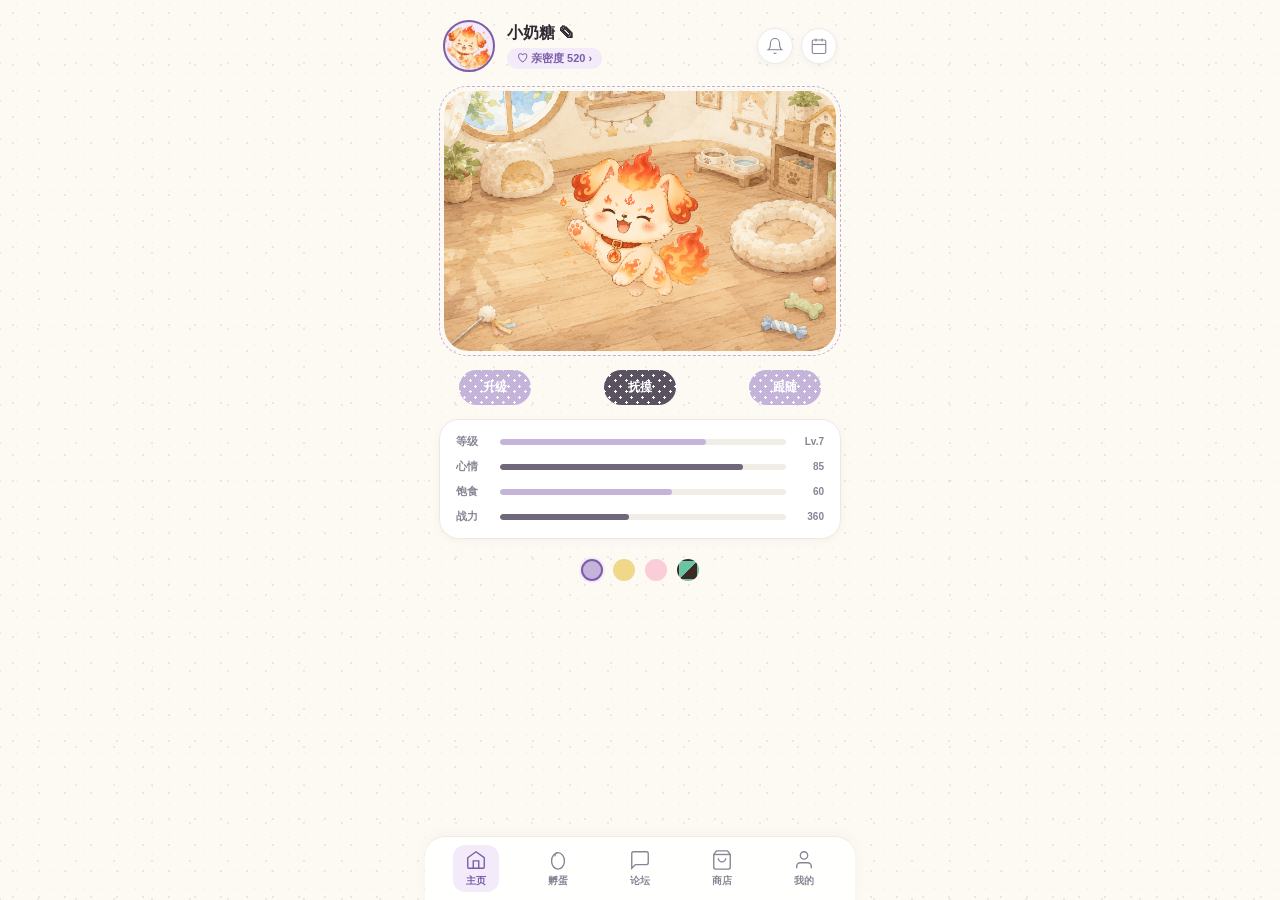
<file: index.html>
<!DOCTYPE html>
<html lang="zh-CN">
<head>
<meta charset="UTF-8">
<meta name="viewport" content="width=device-width, initial-scale=1.0, maximum-scale=1.0, user-scalable=no">
<title>宠物乐园</title>
<link rel="stylesheet" href="css/base.css">
<link rel="stylesheet" href="css/home.css">
</head>
<body>

<!-- 波点背景 -->
<div class="dot-bg"></div>

<!-- 顶部 -->
<header class="top-section">
  <div class="avatar-area">
    <div class="avatar">
      <img src="assets/pets/开心火焰狗.png" alt="火焰狗" class="avatar-img">
    </div>
    <div class="avatar-info">
      <span class="pet-name">小奶糖 ✎</span>
      <div class="intimacy-tag">♡ 亲密度 520 ›</div>
    </div>
  </div>
  <div class="top-btns">
    <button class="top-circle-btn">
      <svg width="18" height="18" viewBox="0 0 24 24" fill="none" stroke="currentColor" stroke-width="1.5"><path d="M18 8A6 6 0 0 0 6 8c0 7-3 9-3 9h18s-3-2-3-9"/><path d="M13.73 21a2 2 0 0 1-3.46 0"/></svg>
    </button>
    <button class="top-circle-btn">
      <svg width="18" height="18" viewBox="0 0 24 24" fill="none" stroke="currentColor" stroke-width="1.5"><rect x="3" y="4" width="18" height="18" rx="2"/><line x1="16" y1="2" x2="16" y2="6"/><line x1="8" y1="2" x2="8" y2="6"/><line x1="3" y1="10" x2="21" y2="10"/></svg>
    </button>
  </div>
</header>

<!-- 宠物展示（虚线圆角卡片 + 小窝背景） -->
<section class="outer-card">
  <div class="outer-card-inner">
    <div class="pet-card-body">
      <img src="assets/pets/背景.png" alt="" class="pet-bg">
      <img src="assets/pets/开心火焰狗.png" alt="开心火焰狗" class="pet-img">
    </div>
  </div>
</section>

<!-- 操作按钮（波点填充，紫白/黑白交替） -->
<section class="action-row">
  <button class="action-card purple-dot">
    <span class="action-label">升级</span>
  </button>
  <button class="action-card dark-dot">
    <span class="action-label">抚摸</span>
  </button>
  <button class="action-card purple-dot">
    <span class="action-label">跟随</span>
  </button>
</section>

<!-- 数值条 -->
<section class="stat-section">
  <div class="stat-section-inner">
    <div class="stat-item">
      <span class="stat-label">等级</span>
      <div class="stat-bar"><div class="stat-fill purple" style="width:72%"></div></div>
      <span class="stat-val">Lv.7</span>
    </div>
    <div class="stat-item">
      <span class="stat-label">心情</span>
      <div class="stat-bar"><div class="stat-fill dark" style="width:85%"></div></div>
      <span class="stat-val">85</span>
    </div>
    <div class="stat-item">
      <span class="stat-label">饱食</span>
      <div class="stat-bar"><div class="stat-fill purple" style="width:60%"></div></div>
      <span class="stat-val">60</span>
    </div>
    <div class="stat-item">
      <span class="stat-label">战力</span>
      <div class="stat-bar"><div class="stat-fill dark" style="width:45%"></div></div>
      <span class="stat-val">360</span>
    </div>
  </div>
</section>

<!-- 主题切换 -->
<section class="theme-switcher">
  <div class="c-dot active" data-theme="default" onclick="setTheme('default')"></div>
  <div class="c-dot" data-theme="yellow" onclick="setTheme('yellow')"></div>
  <div class="c-dot" data-theme="pink" onclick="setTheme('pink')"></div>
  <div class="c-dot" data-theme="mint" onclick="setTheme('mint')"></div>
</section>

<!-- 底部Dock -->
<nav class="dock">
  <a href="index.html" class="dock-item active">
    <svg width="22" height="22" viewBox="0 0 24 24" fill="none" stroke="currentColor" stroke-width="1.5"><path d="M3 9.5L12 3l9 6.5V20a1 1 0 0 1-1 1H4a1 1 0 0 1-1-1V9.5z"/><path d="M9 21V13h6v8"/></svg>
    <span>主页</span>
  </a>
  <a href="hatch.html" class="dock-item">
    <svg width="22" height="22" viewBox="0 0 24 24" fill="none" stroke="currentColor" stroke-width="1.5"><ellipse cx="12" cy="13" rx="7" ry="9"/><path d="M12 4 C10 4 8 6 9 8"/></svg>
    <span>孵蛋</span>
  </a>
  <a href="forum.html" class="dock-item">
    <svg width="22" height="22" viewBox="0 0 24 24" fill="none" stroke="currentColor" stroke-width="1.5"><path d="M21 15a2 2 0 0 1-2 2H7l-4 4V5a2 2 0 0 1 2-2h14a2 2 0 0 1 2 2v10z"/></svg>
    <span>论坛</span>
  </a>
  <a href="shop.html" class="dock-item">
    <svg width="22" height="22" viewBox="0 0 24 24" fill="none" stroke="currentColor" stroke-width="1.5"><path d="M6 2L3 6v14a2 2 0 0 0 2 2h14a2 2 0 0 0 2-2V6l-3-4z"/><line x1="3" y1="6" x2="21" y2="6"/><path d="M16 10a4 4 0 0 1-8 0"/></svg>
    <span>商店</span>
  </a>
  <a href="mine.html" class="dock-item">
    <svg width="22" height="22" viewBox="0 0 24 24" fill="none" stroke="currentColor" stroke-width="1.5"><path d="M20 21v-2a4 4 0 0 0-4-4H8a4 4 0 0 0-4 4v2"/><circle cx="12" cy="7" r="4"/></svg>
    <span>我的</span>
  </a>
</nav>

<script src="js/theme.js"></script>
</body>
</html>
</file>
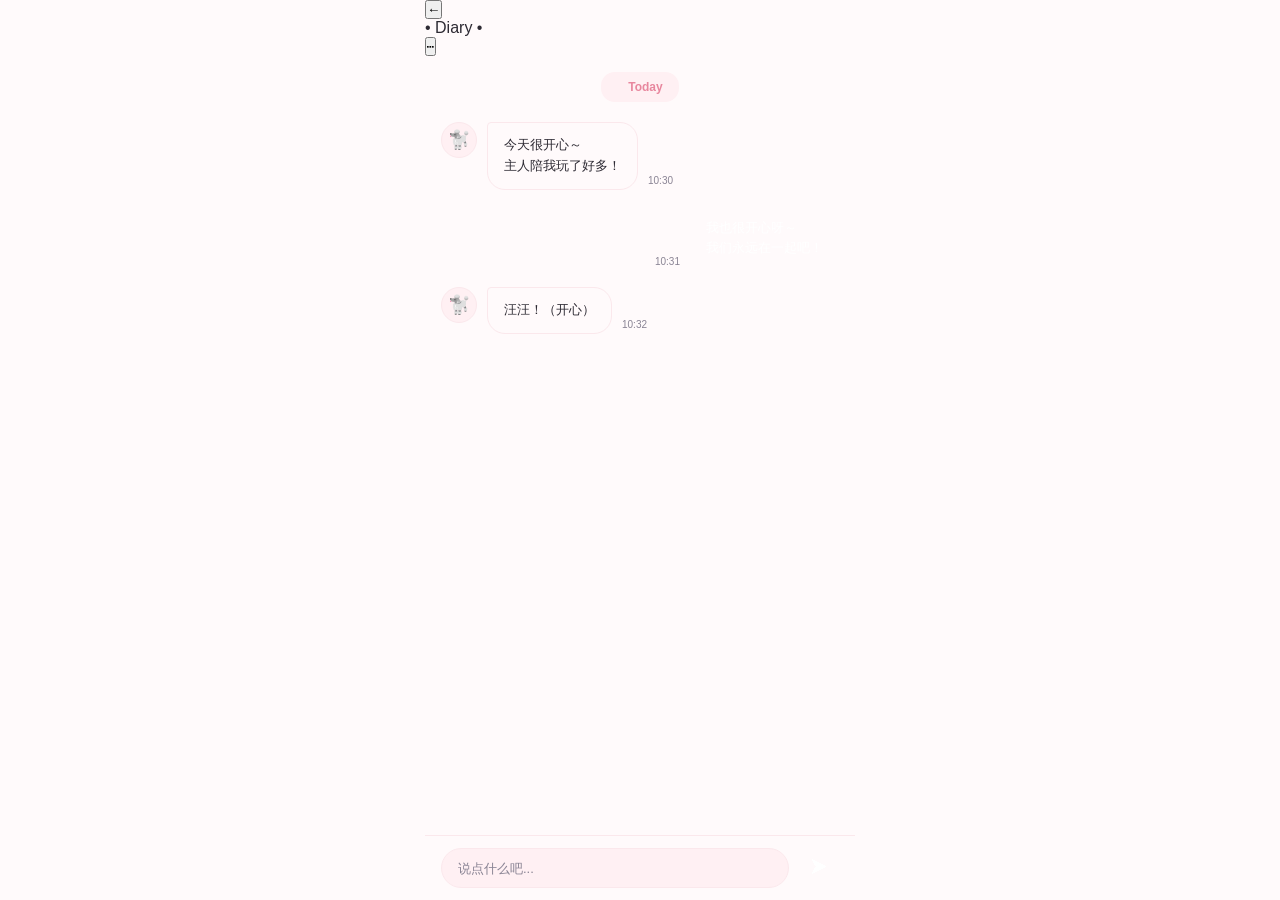
<file: diary.html>
<!DOCTYPE html>
<html lang="zh-CN">
<head>
<meta charset="UTF-8">
<meta name="viewport" content="width=device-width, initial-scale=1.0, maximum-scale=1.0, user-scalable=no">
<title>Diary - Dot Diary</title>
<link rel="stylesheet" href="css/base.css">
<link rel="stylesheet" href="css/diary.css">
</head>
<body data-theme="pink">

<div class="dots-bg"></div>

<header class="page-bar">
  <button class="back-btn" onclick="history.back()">←</button>
  <div class="page-title">• Diary •</div>
  <button class="page-action">⋯</button>
</header>

<div class="wave-divider top"></div>

<main class="diary-main">

  <div class="diary-date">
    <span class="diary-date-dot"></span>Today
  </div>

  <!-- Pet message -->
  <div class="chat-row pet">
    <div class="chat-avatar">🐩</div>
    <div class="chat-bubble pet">今天很开心～<br>主人陪我玩了好多！</div>
    <span class="chat-time">10:30</span>
  </div>

  <!-- User message -->
  <div class="chat-row user">
    <div class="chat-bubble user">我也很开心呀～<br>我们永远在一起吧！</div>
    <span class="chat-time">10:31</span>
  </div>

  <!-- Pet message -->
  <div class="chat-row pet">
    <div class="chat-avatar">🐩</div>
    <div class="chat-bubble pet">汪汪！（开心）</div>
    <span class="chat-time">10:32</span>
  </div>

</main>

<!-- Input bar -->
<div class="chat-input-bar">
  <input type="text" class="chat-input" placeholder="说点什么吧...">
  <button class="chat-send">➤</button>
</div>

<script src="js/theme.js"></script>
</body>
</html>
</file>
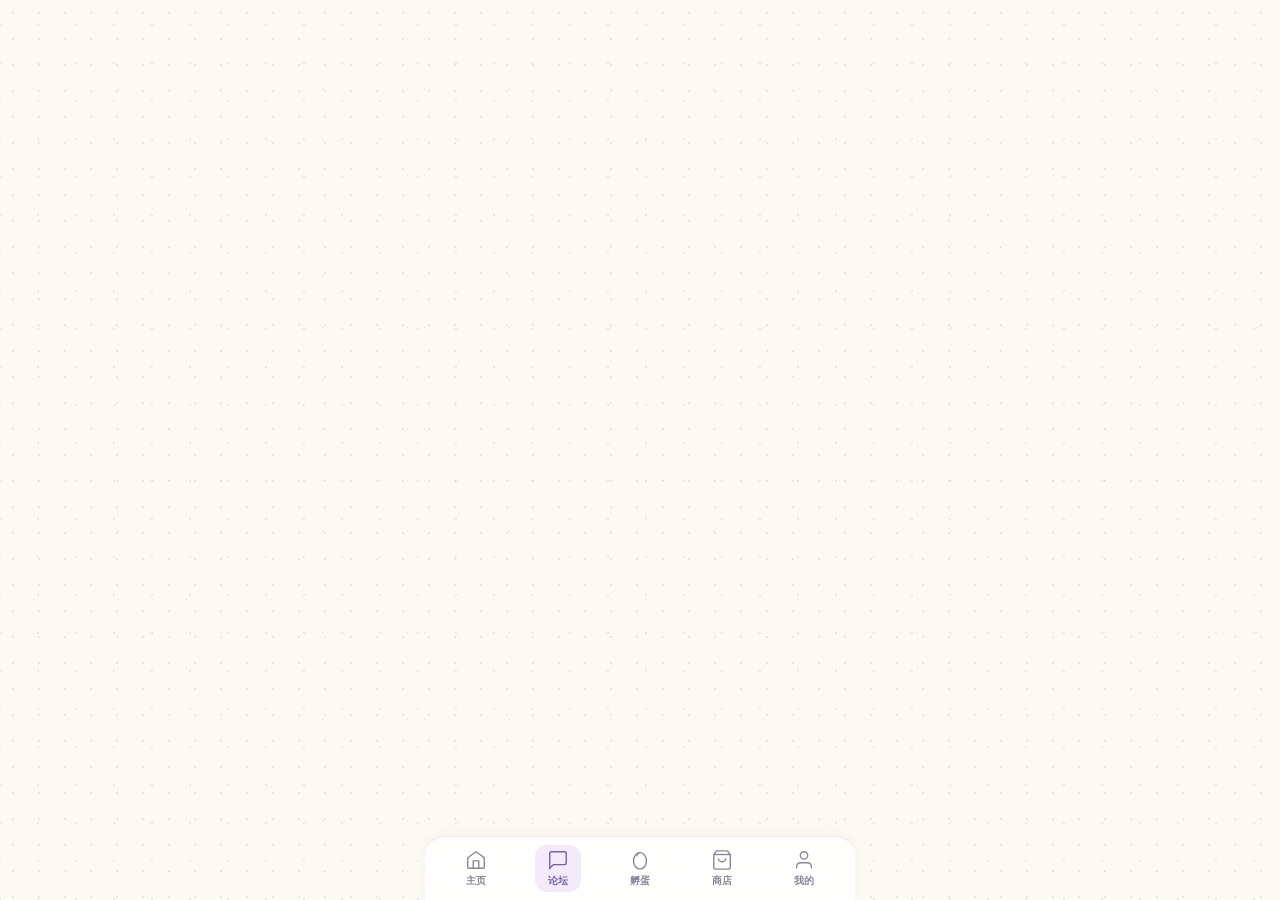
<file: forum.html>
<!DOCTYPE html>
<html lang="zh-CN">
<head>
<meta charset="UTF-8">
<meta name="viewport" content="width=device-width, initial-scale=1.0, maximum-scale=1.0, user-scalable=no">
<title>论坛 - 宠物乐园</title>
<link rel="stylesheet" href="css/base.css">
<link rel="stylesheet" href="css/forum.css">
</head>
<body>

<div class="dot-bg"></div>

<header class="page-top">
  <button class="back-btn" onclick="history.back()">←</button>
  <span class="page-title">论坛</span>
  <button class="new-post-btn">✏️ 发帖</button>
</header>

<main class="page-body">
  <div class="post-list">
    <div class="post-card">
      <div class="post-head">
        <span class="p-avatar">🐱</span>
        <span class="p-author">小猫咪的主人</span>
        <span class="p-time">3分钟前</span>
      </div>
      <p class="p-text">今天孵出了一只超级可爱的小猫！金色的毛太好看了！</p>
      <div class="p-footer">
        <span>❤️ 12</span>
        <span>💬 5</span>
      </div>
    </div>
    <div class="post-card">
      <div class="post-head">
        <span class="p-avatar">🐶</span>
        <span class="p-author">汪汪爱好者</span>
        <span class="p-time">1小时前</span>
      </div>
      <p class="p-text">请问传说蛋出货率大概多少啊？连开三个都是普通的...</p>
      <div class="p-footer">
        <span>❤️ 8</span>
        <span>💬 23</span>
      </div>
    </div>
    <div class="post-card">
      <div class="post-head">
        <span class="p-avatar">🐰</span>
        <span class="p-author">兔兔养殖户</span>
        <span class="p-time">3小时前</span>
      </div>
      <p class="p-text">我的兔子进化了！从幼体直接变成了成熟期</p>
      <div class="p-footer">
        <span>❤️ 31</span>
        <span>💬 9</span>
      </div>
    </div>
  </div>
</main>

<nav class="dock">
  <a href="index.html" class="dock-item"><svg width="22" height="22" viewBox="0 0 24 24" fill="none" stroke="currentColor" stroke-width="1.5"><path d="M3 9.5L12 3l9 6.5V20a1 1 0 0 1-1 1H4a1 1 0 0 1-1-1V9.5z"/><path d="M9 21V13h6v8"/></svg><span>主页</span></a>
  <a href="forum.html" class="dock-item active"><svg width="22" height="22" viewBox="0 0 24 24" fill="none" stroke="currentColor" stroke-width="1.5"><path d="M21 15a2 2 0 0 1-2 2H7l-4 4V5a2 2 0 0 1 2-2h14a2 2 0 0 1 2 2v10z"/></svg><span>论坛</span></a>
  <a href="hatch.html" class="dock-item"><svg width="22" height="22" viewBox="0 0 24 24" fill="none" stroke="currentColor" stroke-width="1.5"><ellipse cx="12" cy="13" rx="7" ry="9"/><path d="M12 4 C10 4 8 6 9 8"/></svg><span>孵蛋</span></a>
  <a href="shop.html" class="dock-item"><svg width="22" height="22" viewBox="0 0 24 24" fill="none" stroke="currentColor" stroke-width="1.5"><path d="M6 2L3 6v14a2 2 0 0 0 2 2h14a2 2 0 0 0 2-2V6l-3-4z"/><line x1="3" y1="6" x2="21" y2="6"/><path d="M16 10a4 4 0 0 1-8 0"/></svg><span>商店</span></a>
  <a href="mine.html" class="dock-item"><svg width="22" height="22" viewBox="0 0 24 24" fill="none" stroke="currentColor" stroke-width="1.5"><path d="M20 21v-2a4 4 0 0 0-4-4H8a4 4 0 0 0-4 4v2"/><circle cx="12" cy="7" r="4"/></svg><span>我的</span></a>
</nav>

<script src="js/theme.js"></script>
</body>
</html>
</file>
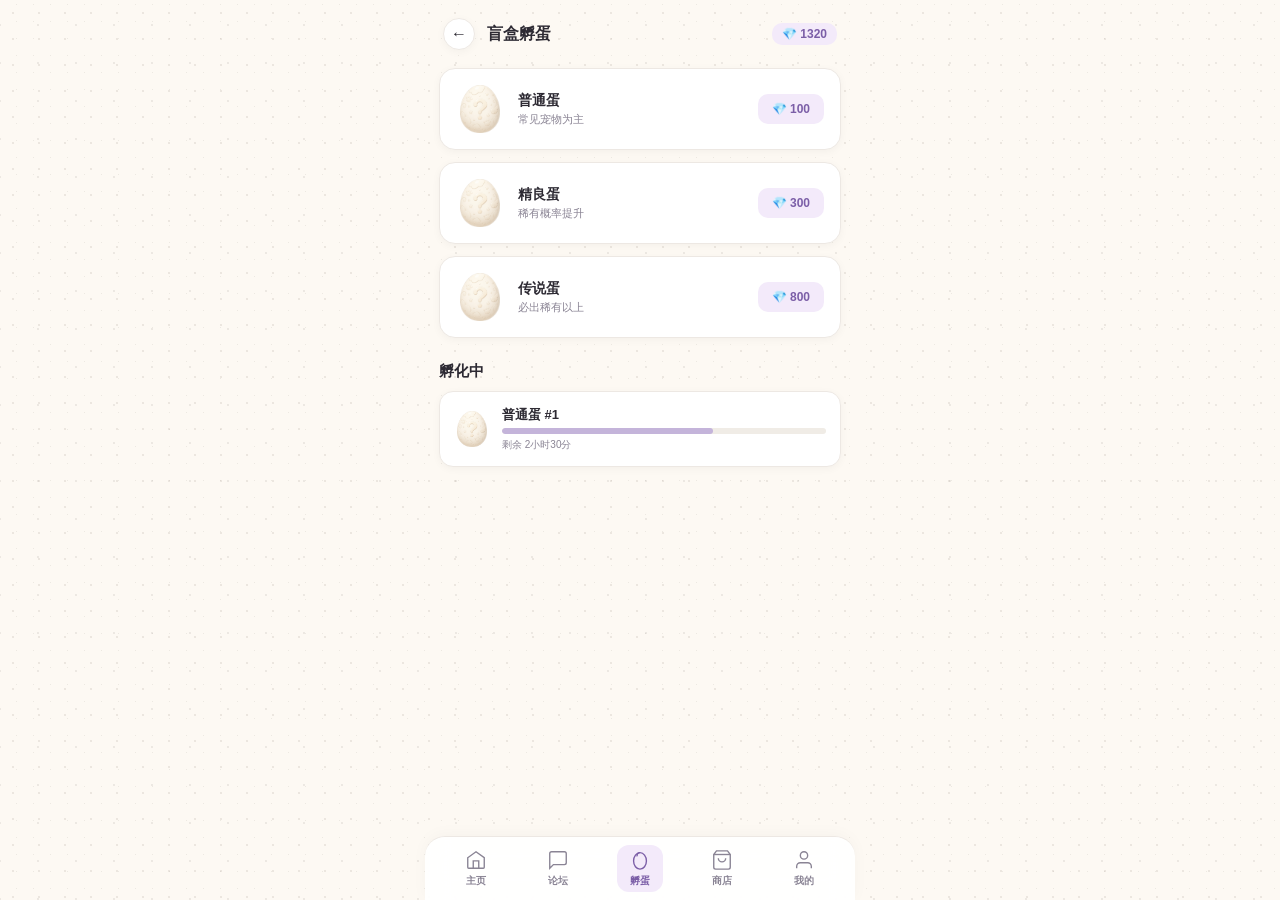
<file: hatch.html>
<!DOCTYPE html>
<html lang="zh-CN">
<head>
<meta charset="UTF-8">
<meta name="viewport" content="width=device-width, initial-scale=1.0, maximum-scale=1.0, user-scalable=no">
<title>孵蛋 - 宠物乐园</title>
<link rel="stylesheet" href="css/base.css">
<link rel="stylesheet" href="css/hatch.css">
</head>
<body>

<div class="dot-bg"></div>

<header class="page-top">
  <button class="back-btn" onclick="history.back()">←</button>
  <span class="page-title">盲盒孵蛋</span>
  <span class="page-coin">💎 1320</span>
</header>

<main class="page-body">

  <section class="egg-grid">
    <div class="egg-card">
      <img src="assets/pets/蛋.png" alt="普通蛋" class="egg-img">
      <div class="egg-meta">
        <span class="egg-tier">普通蛋</span>
        <span class="egg-desc">常见宠物为主</span>
      </div>
      <button class="egg-buy">💎 100</button>
    </div>
    <div class="egg-card">
      <img src="assets/pets/蛋.png" alt="精良蛋" class="egg-img">
      <div class="egg-meta">
        <span class="egg-tier">精良蛋</span>
        <span class="egg-desc">稀有概率提升</span>
      </div>
      <button class="egg-buy">💎 300</button>
    </div>
    <div class="egg-card">
      <img src="assets/pets/蛋.png" alt="传说蛋" class="egg-img">
      <div class="egg-meta">
        <span class="egg-tier">传说蛋</span>
        <span class="egg-desc">必出稀有以上</span>
      </div>
      <button class="egg-buy">💎 800</button>
    </div>
  </section>

  <section class="hatch-section">
    <h3 class="section-title">孵化中</h3>
    <div class="hatch-card">
      <img src="assets/pets/蛋.png" alt="孵化中" class="hatch-egg-img">
      <div class="hatch-detail">
        <span class="hatch-name">普通蛋 #1</span>
        <div class="hatch-bar"><div class="hatch-fill" style="width:65%"></div></div>
        <span class="hatch-time">剩余 2小时30分</span>
      </div>
    </div>
  </section>

</main>

<nav class="dock">
  <a href="index.html" class="dock-item"><svg width="22" height="22" viewBox="0 0 24 24" fill="none" stroke="currentColor" stroke-width="1.5"><path d="M3 9.5L12 3l9 6.5V20a1 1 0 0 1-1 1H4a1 1 0 0 1-1-1V9.5z"/><path d="M9 21V13h6v8"/></svg><span>主页</span></a>
  <a href="forum.html" class="dock-item"><svg width="22" height="22" viewBox="0 0 24 24" fill="none" stroke="currentColor" stroke-width="1.5"><path d="M21 15a2 2 0 0 1-2 2H7l-4 4V5a2 2 0 0 1 2-2h14a2 2 0 0 1 2 2v10z"/></svg><span>论坛</span></a>
  <a href="hatch.html" class="dock-item active"><svg width="22" height="22" viewBox="0 0 24 24" fill="none" stroke="currentColor" stroke-width="1.5"><ellipse cx="12" cy="13" rx="7" ry="9"/><path d="M12 4 C10 4 8 6 9 8"/></svg><span>孵蛋</span></a>
  <a href="shop.html" class="dock-item"><svg width="22" height="22" viewBox="0 0 24 24" fill="none" stroke="currentColor" stroke-width="1.5"><path d="M6 2L3 6v14a2 2 0 0 0 2 2h14a2 2 0 0 0 2-2V6l-3-4z"/><line x1="3" y1="6" x2="21" y2="6"/><path d="M16 10a4 4 0 0 1-8 0"/></svg><span>商店</span></a>
  <a href="mine.html" class="dock-item"><svg width="22" height="22" viewBox="0 0 24 24" fill="none" stroke="currentColor" stroke-width="1.5"><path d="M20 21v-2a4 4 0 0 0-4-4H8a4 4 0 0 0-4 4v2"/><circle cx="12" cy="7" r="4"/></svg><span>我的</span></a>
</nav>

<script src="js/theme.js"></script>
</body>
</html>
</file>
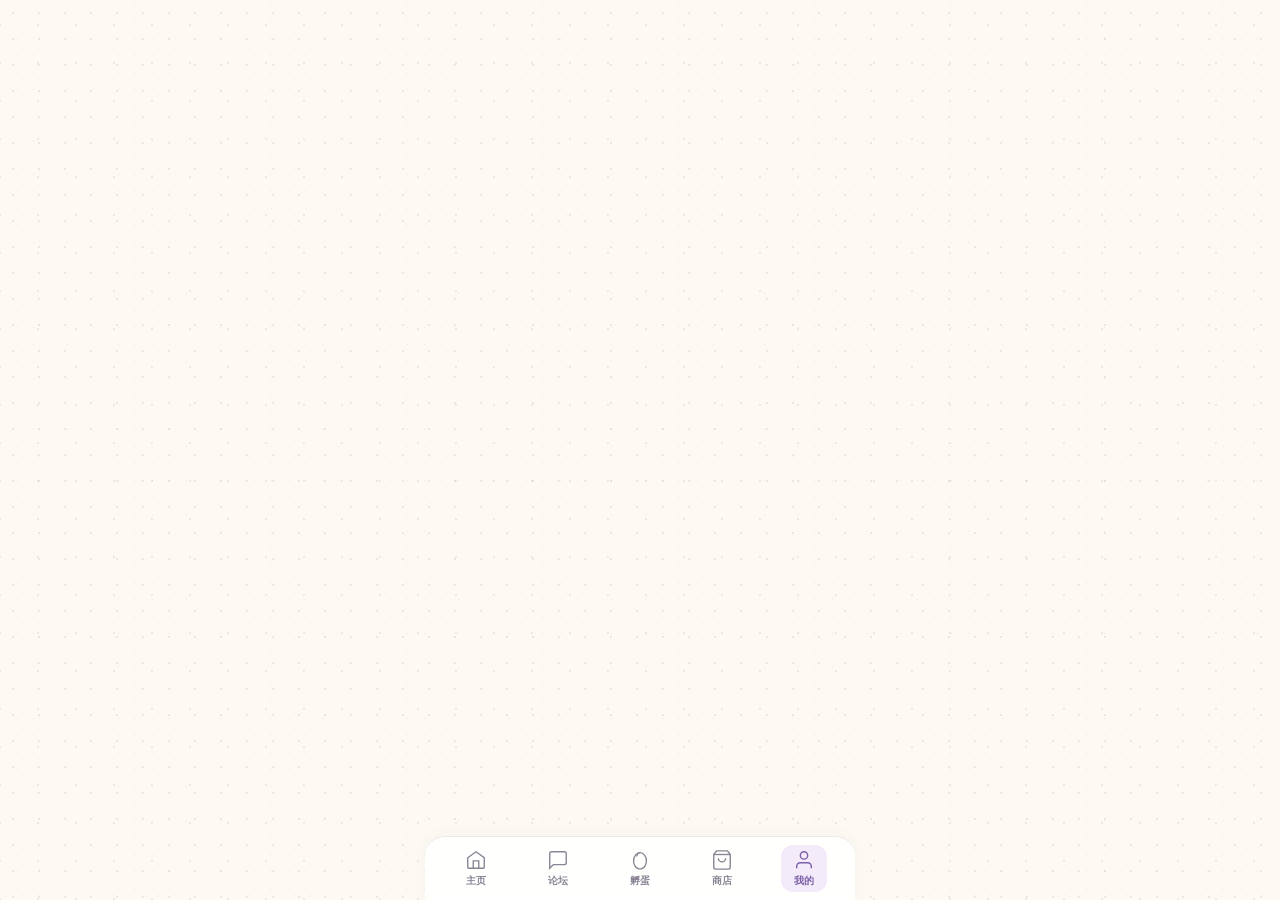
<file: mine.html>
<!DOCTYPE html>
<html lang="zh-CN">
<head>
<meta charset="UTF-8">
<meta name="viewport" content="width=device-width, initial-scale=1.0, maximum-scale=1.0, user-scalable=no">
<title>我的 - 宠物乐园</title>
<link rel="stylesheet" href="css/base.css">
<link rel="stylesheet" href="css/mine.css">
</head>
<body>

<div class="dot-bg"></div>

<header class="page-top">
  <button class="back-btn" onclick="history.back()">←</button>
  <span class="page-title">我的</span>
  <span></span>
</header>

<main class="page-body">

  <section class="profile-card">
    <div class="profile-avatar">😊</div>
    <div class="profile-info">
      <span class="profile-name">服服</span>
      <span class="profile-id">ID: 001</span>
    </div>
    <span class="profile-coin">💎 1320</span>
  </section>

  <section class="mine-card">
    <h3 class="m-title">我的宠物</h3>
    <div class="m-pet-row">
      <span>🐕</span>
      <span class="m-pet-name">小奶糖</span>
      <span class="m-pet-lv">Lv.12</span>
    </div>
    <div class="m-pet-row">
      <span>🐱</span>
      <span class="m-pet-name">咪咪</span>
      <span class="m-pet-lv">Lv.5</span>
    </div>
  </section>

  <section class="mine-card">
    <h3 class="m-title">背包</h3>
    <div class="bag-row">
      <div class="bag-cell"><span>🍖</span><small>x12</small></div>
      <div class="bag-cell"><span>🥛</span><small>x8</small></div>
      <div class="bag-cell"><span>🎾</span><small>x5</small></div>
      <div class="bag-cell"><span>🎀</span><small>x3</small></div>
      <div class="bag-cell"><span>🧴</span><small>x6</small></div>
    </div>
  </section>

  <section class="mine-card">
    <h3 class="m-title">主题色</h3>
    <div class="color-row">
      <button class="c-dot lavender active" data-theme="default"></button>
      <button class="c-dot rose" data-theme="rose"></button>
      <button class="c-dot sky" data-theme="sky"></button>
      <button class="c-dot sage" data-theme="sage"></button>
      <button class="c-dot dark" data-theme="dark"></button>
    </div>
  </section>

</main>

<nav class="dock">
  <a href="index.html" class="dock-item"><svg width="22" height="22" viewBox="0 0 24 24" fill="none" stroke="currentColor" stroke-width="1.5"><path d="M3 9.5L12 3l9 6.5V20a1 1 0 0 1-1 1H4a1 1 0 0 1-1-1V9.5z"/><path d="M9 21V13h6v8"/></svg><span>主页</span></a>
  <a href="forum.html" class="dock-item"><svg width="22" height="22" viewBox="0 0 24 24" fill="none" stroke="currentColor" stroke-width="1.5"><path d="M21 15a2 2 0 0 1-2 2H7l-4 4V5a2 2 0 0 1 2-2h14a2 2 0 0 1 2 2v10z"/></svg><span>论坛</span></a>
  <a href="hatch.html" class="dock-item"><svg width="22" height="22" viewBox="0 0 24 24" fill="none" stroke="currentColor" stroke-width="1.5"><ellipse cx="12" cy="13" rx="7" ry="9"/><path d="M12 4 C10 4 8 6 9 8"/></svg><span>孵蛋</span></a>
  <a href="shop.html" class="dock-item"><svg width="22" height="22" viewBox="0 0 24 24" fill="none" stroke="currentColor" stroke-width="1.5"><path d="M6 2L3 6v14a2 2 0 0 0 2 2h14a2 2 0 0 0 2-2V6l-3-4z"/><line x1="3" y1="6" x2="21" y2="6"/><path d="M16 10a4 4 0 0 1-8 0"/></svg><span>商店</span></a>
  <a href="mine.html" class="dock-item active"><svg width="22" height="22" viewBox="0 0 24 24" fill="none" stroke="currentColor" stroke-width="1.5"><path d="M20 21v-2a4 4 0 0 0-4-4H8a4 4 0 0 0-4 4v2"/><circle cx="12" cy="7" r="4"/></svg><span>我的</span></a>
</nav>

<script src="js/theme.js"></script>
<script src="js/setting.js"></script>
</body>
</html>
</file>
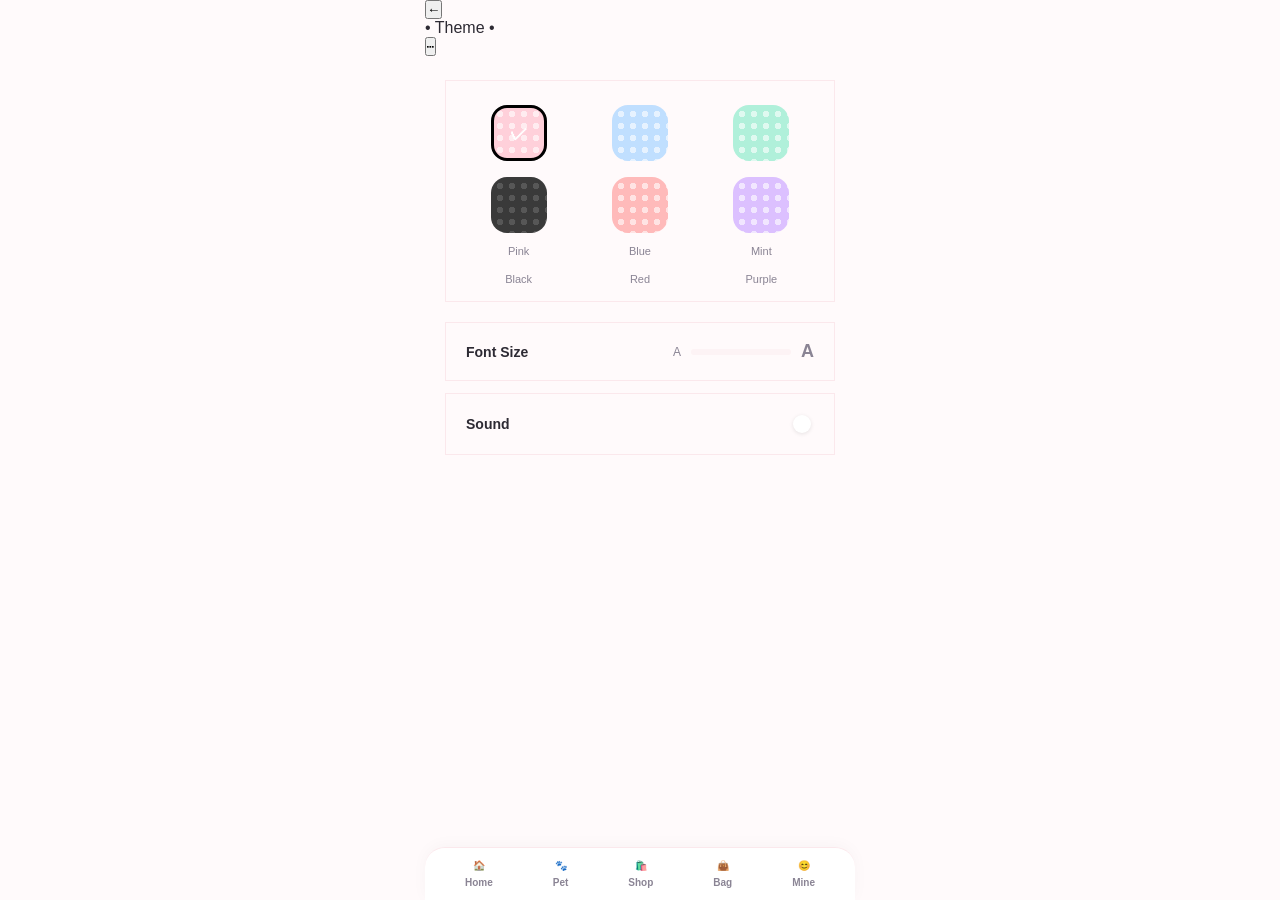
<file: setting.html>
<!DOCTYPE html>
<html lang="zh-CN">
<head>
<meta charset="UTF-8">
<meta name="viewport" content="width=device-width, initial-scale=1.0, maximum-scale=1.0, user-scalable=no">
<title>Theme - Dot Diary</title>
<link rel="stylesheet" href="css/base.css">
<link rel="stylesheet" href="css/setting.css">
</head>
<body data-theme="pink">

<div class="dots-bg"></div>

<!-- Top bar -->
<header class="page-bar">
  <button class="back-btn" onclick="history.back()">←</button>
  <div class="page-title">• Theme •</div>
  <button class="page-action">⋯</button>
</header>

<div class="wave-divider top"></div>

<main class="setting-main">

  <!-- Theme color picker -->
  <section class="theme-section">
    <div class="theme-grid">
      <button class="theme-dot pink active" data-theme="pink" aria-label="Pink">
        <span class="dot-check">✓</span>
      </button>
      <button class="theme-dot blue" data-theme="blue" aria-label="Blue">
        <span class="dot-check">✓</span>
      </button>
      <button class="theme-dot mint" data-theme="mint" aria-label="Mint">
        <span class="dot-check">✓</span>
      </button>
      <button class="theme-dot black" data-theme="black" aria-label="Black">
        <span class="dot-check">✓</span>
      </button>
      <button class="theme-dot red" data-theme="red" aria-label="Red">
        <span class="dot-check">✓</span>
      </button>
      <button class="theme-dot purple" data-theme="purple" aria-label="Purple">
        <span class="dot-check">✓</span>
      </button>
    </div>
    <div class="theme-labels">
      <span>Pink</span><span>Blue</span><span>Mint</span>
      <span>Black</span><span>Red</span><span>Purple</span>
    </div>
  </section>

  <!-- Font size -->
  <section class="setting-row">
    <span class="setting-label">Font Size</span>
    <div class="font-slider">
      <span class="font-sm">A</span>
      <input type="range" min="12" max="18" value="14" class="slider" id="fontSlider">
      <span class="font-lg">A</span>
    </div>
  </section>

  <!-- Sound -->
  <section class="setting-row">
    <span class="setting-label">Sound</span>
    <label class="toggle">
      <input type="checkbox" checked id="soundToggle">
      <span class="toggle-track"></span>
    </label>
  </section>

</main>

<nav class="dock">
  <a href="index.html" class="dock-item"><span class="dock-icon">🏠</span><span class="dock-dot"></span><span class="dock-label">Home</span></a>
  <a href="pet.html" class="dock-item"><span class="dock-icon">🐾</span><span class="dock-dot"></span><span class="dock-label">Pet</span></a>
  <a href="shop.html" class="dock-item"><span class="dock-icon">🛍️</span><span class="dock-dot"></span><span class="dock-label">Shop</span></a>
  <a href="bag.html" class="dock-item"><span class="dock-icon">👜</span><span class="dock-dot"></span><span class="dock-label">Bag</span></a>
  <a href="mine.html" class="dock-item"><span class="dock-icon">😊</span><span class="dock-dot"></span><span class="dock-label">Mine</span></a>
</nav>

<script src="js/theme.js"></script>
<script src="js/setting.js"></script>
</body>
</html>
</file>
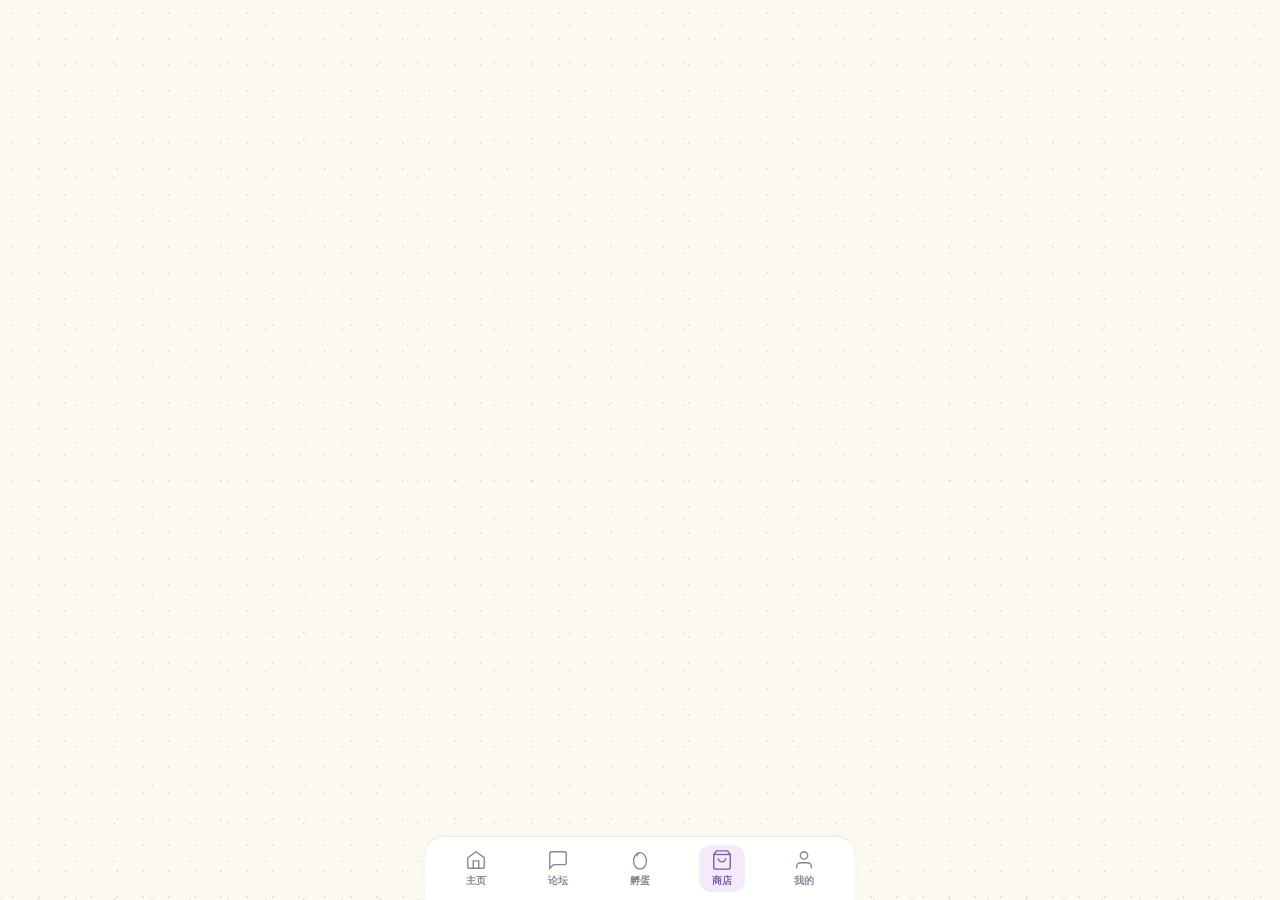
<file: shop.html>
<!DOCTYPE html>
<html lang="zh-CN">
<head>
<meta charset="UTF-8">
<meta name="viewport" content="width=device-width, initial-scale=1.0, maximum-scale=1.0, user-scalable=no">
<title>商店 - 宠物乐园</title>
<link rel="stylesheet" href="css/base.css">
<link rel="stylesheet" href="css/shop.css">
</head>
<body>

<div class="dot-bg"></div>

<header class="page-top">
  <button class="back-btn" onclick="history.back()">←</button>
  <span class="page-title">商店</span>
  <span class="page-coin">💎 1320</span>
</header>

<main class="page-body">

  <div class="shop-tabs">
    <button class="s-tab active">全部</button>
    <button class="s-tab">食物</button>
    <button class="s-tab">玩具</button>
    <button class="s-tab">装饰</button>
  </div>

  <div class="shop-grid">
    <div class="s-item"><span class="s-icon">🍖</span><span class="s-name">狗粮</span><span class="s-price">💎 20</span></div>
    <div class="s-item"><span class="s-icon">🥛</span><span class="s-name">牛奶</span><span class="s-price">💎 15</span></div>
    <div class="s-item"><span class="s-icon">🎾</span><span class="s-name">弹力球</span><span class="s-price">💎 30</span></div>
    <div class="s-item"><span class="s-icon">🎀</span><span class="s-name">蝴蝶结</span><span class="s-price">💎 50</span></div>
    <div class="s-item"><span class="s-icon">🧴</span><span class="s-name">沐浴露</span><span class="s-price">💎 25</span></div>
    <div class="s-item"><span class="s-icon">🛏️</span><span class="s-name">软垫窝</span><span class="s-price">💎 120</span></div>
  </div>

</main>

<nav class="dock">
  <a href="index.html" class="dock-item"><svg width="22" height="22" viewBox="0 0 24 24" fill="none" stroke="currentColor" stroke-width="1.5"><path d="M3 9.5L12 3l9 6.5V20a1 1 0 0 1-1 1H4a1 1 0 0 1-1-1V9.5z"/><path d="M9 21V13h6v8"/></svg><span>主页</span></a>
  <a href="forum.html" class="dock-item"><svg width="22" height="22" viewBox="0 0 24 24" fill="none" stroke="currentColor" stroke-width="1.5"><path d="M21 15a2 2 0 0 1-2 2H7l-4 4V5a2 2 0 0 1 2-2h14a2 2 0 0 1 2 2v10z"/></svg><span>论坛</span></a>
  <a href="hatch.html" class="dock-item"><svg width="22" height="22" viewBox="0 0 24 24" fill="none" stroke="currentColor" stroke-width="1.5"><ellipse cx="12" cy="13" rx="7" ry="9"/><path d="M12 4 C10 4 8 6 9 8"/></svg><span>孵蛋</span></a>
  <a href="shop.html" class="dock-item active"><svg width="22" height="22" viewBox="0 0 24 24" fill="none" stroke="currentColor" stroke-width="1.5"><path d="M6 2L3 6v14a2 2 0 0 0 2 2h14a2 2 0 0 0 2-2V6l-3-4z"/><line x1="3" y1="6" x2="21" y2="6"/><path d="M16 10a4 4 0 0 1-8 0"/></svg><span>商店</span></a>
  <a href="mine.html" class="dock-item"><svg width="22" height="22" viewBox="0 0 24 24" fill="none" stroke="currentColor" stroke-width="1.5"><path d="M20 21v-2a4 4 0 0 0-4-4H8a4 4 0 0 0-4 4v2"/><circle cx="12" cy="7" r="4"/></svg><span>我的</span></a>
</nav>

<script src="js/theme.js"></script>
</body>
</html>
</file>
<file: css/base.css>
/* === 宠物乐园 - 基础 === */

:root {
  --bg: #FDF9F3;
  --text: #2D2A33;
  --text-sub: #8A8494;
  --card-bg: #FFFFFF;
  --card-border: #EDE8E3;
  --card-shadow: 0 2px 8px rgba(0,0,0,0.04);
  --card-radius: 22px;
  --accent-light: #F3EAFA;
  --accent-dark: #7B5EA7;
  --bar-bg: #F0ECE6;
  --bar-purple: #9B7FBF;
  --bar-black: #3A3540;
  --dock-bg: rgba(255,255,255,0.92);
  --dock-border: #EDE8E3;
  --dot-bg: #FDF9F3;
  --dot-1: rgba(170,158,148,0.20);
  --dot-2: rgba(130,120,112,0.12);
  --dot-3: rgba(155,145,138,0.16);
  --btn-purple: #C4B4DA;
  --btn-dark: #5A5260;
  --dashed-border: #C4B0D4;
  --bar-fill-light: #C4B4DA;
  --bar-fill-dark: #6E6878;
}

/* === 主题：暖黄 === */
[data-theme="yellow"] {
  --bg: #FFFBF0;
  --accent-light: #FFF3D6;
  --accent-dark: #C8962A;
  --card-border: #F0E6D0;
  --bar-bg: #F5EFE0;
  --dot-bg: #FFFBF0;
  --dot-1: rgba(200,170,100,0.22);
  --dot-2: rgba(180,150,80,0.14);
  --dot-3: rgba(190,160,90,0.18);
  --btn-purple: #F0D88A;
  --btn-dark: #6B5B3A;
  --dashed-border: #E8D49C;
  --bar-fill-light: #F0D88A;
  --bar-fill-dark: #8A7A52;
  --dock-border: #F0E6D0;
}

/* === 主题：粉白 === */
[data-theme="pink"] {
  --bg: #FFFAFB;
  --accent-light: #FFF0F3;
  --accent-dark: #E8879E;
  --card-border: #FBE8EC;
  --bar-bg: #FDF3F5;
  --dot-bg: #FFFAFB;
  --dot-1: rgba(240,180,195,0.18);
  --dot-2: rgba(230,160,180,0.10);
  --dot-3: rgba(235,170,188,0.14);
  --btn-purple: #FACDD8;
  --btn-dark: #7A5A62;
  --dashed-border: #F8D4DE;
  --bar-fill-light: #FACDD8;
  --bar-fill-dark: #9A7A82;
  --dock-border: #FBE8EC;
}

/* === 主题：曼波薄巧 === */
[data-theme="mint"] {
  --bg: #F4FBF8;
  --accent-light: #D4F5E8;
  --accent-dark: #2E8B6A;
  --card-bg: #FFFDF9;
  --card-border: #C8E8DA;
  --bar-bg: #E2F2EB;
  --dot-bg: #F4FBF8;
  --dot-1: rgba(46,139,106,0.16);
  --dot-2: rgba(60,150,115,0.10);
  --dot-3: rgba(50,145,110,0.13);
  --btn-purple: #6BC4A4;
  --btn-dark: #3E2A22;
  --dashed-border: #88D4B8;
  --bar-fill-light: #6BC4A4;
  --bar-fill-dark: #5C3D30;
  --dock-bg: rgba(255,253,249,0.92);
  --dock-border: #C8E8DA;
}

* { margin: 0; padding: 0; box-sizing: border-box; }

body {
  min-height: 100vh;
  min-height: 100dvh;
  background: var(--bg);
  font-family: -apple-system, 'PingFang SC', 'Noto Sans SC', sans-serif;
  color: var(--text);
  max-width: 430px;
  margin: 0 auto;
  position: relative;
  overflow-x: hidden;
  -webkit-font-smoothing: antialiased;
  padding-bottom: max(80px, calc(env(safe-area-inset-bottom) + 72px));
}

/* === 波点背景 === */
.dot-bg {
  position: fixed;
  inset: 0;
  z-index: 0;
  pointer-events: none;
  background-color: var(--dot-bg);
  background-image:
    radial-gradient(circle, var(--dot-1) 1.3px, transparent 1.3px),
    radial-gradient(circle, var(--dot-2) 0.9px, transparent 0.9px),
    radial-gradient(circle, var(--dot-3) 1.1px, transparent 1.1px);
  background-size: 26px 26px, 17px 17px, 38px 38px;
  background-position: 0 0, 8px 13px, 19px 6px;
}

/* === 卡片通用 === */
.card {
  background: var(--card-bg);
  border: 1px solid var(--card-border);
  border-radius: var(--card-radius);
  box-shadow: var(--card-shadow);
}

/* === 底部Dock === */
.dock {
  position: fixed;
  bottom: 0;
  left: 50%;
  transform: translateX(-50%);
  width: 100%;
  max-width: 430px;
  background: var(--dock-bg);
  border-top: 1px solid var(--dock-border);
  padding: 8px 10px;
  padding-bottom: max(8px, env(safe-area-inset-bottom));
  display: flex;
  align-items: center;
  justify-content: space-around;
  z-index: 100;
  border-radius: 20px 20px 0 0;
  box-shadow: 0 -2px 16px rgba(0,0,0,0.03);
  backdrop-filter: blur(12px);
}

.dock-item {
  display: flex;
  flex-direction: column;
  align-items: center;
  gap: 3px;
  text-decoration: none;
  color: var(--text-sub);
  transition: color 0.2s;
  padding: 4px 12px;
  border-radius: 12px;
}

.dock-item.active {
  color: var(--accent-dark);
  background: var(--accent-light);
}

.dock-item svg { display: block; }
.dock-item.active svg { stroke: var(--accent-dark); }
.dock-item span { font-size: 10px; font-weight: 600; }

/* === 主题切换圆点 === */
.theme-switcher {
  position: relative;
  z-index: 1;
  display: flex;
  justify-content: center;
  gap: 10px;
  margin: 0 14px 14px;
}

.c-dot {
  width: 22px;
  height: 22px;
  border-radius: 50%;
  border: 2px solid transparent;
  cursor: pointer;
  transition: all 0.2s;
}

.c-dot:active { transform: scale(0.88); }

.c-dot.active {
  border-color: var(--accent-dark);
  box-shadow: 0 0 0 2px var(--accent-light);
}

.c-dot[data-theme="default"] { background: #C4B4DA; }
.c-dot[data-theme="yellow"] { background: #F0D88A; }
.c-dot[data-theme="pink"] { background: #FACDD8; }
.c-dot[data-theme="mint"] { background: linear-gradient(135deg, #6BC4A4 50%, #3E2A22 50%); }
</file>
<file: css/home.css>
/* === 主页 === */

/* 顶部 */
.top-section {
  position: relative;
  z-index: 1;
  display: flex;
  align-items: center;
  justify-content: space-between;
  padding: 20px 18px 14px;
}

.avatar-area {
  display: flex;
  align-items: center;
  gap: 12px;
}

.avatar {
  width: 52px;
  height: 52px;
  border-radius: 50%;
  background: var(--accent-light);
  border: 2px solid var(--accent-dark);
  display: flex;
  align-items: center;
  justify-content: center;
  overflow: hidden;
}

.avatar-img {
  width: 100%;
  height: 100%;
  object-fit: cover;
}

.avatar-emoji { font-size: 24px; }

.avatar-info {
  display: flex;
  flex-direction: column;
  gap: 4px;
}

.pet-name {
  font-size: 16px;
  font-weight: 700;
  color: var(--text);
}

.intimacy-tag {
  display: inline-flex;
  align-items: center;
  gap: 4px;
  font-size: 11px;
  color: var(--accent-dark);
  background: var(--accent-light);
  padding: 3px 10px;
  border-radius: 10px;
  font-weight: 600;
}

.top-btns {
  display: flex;
  gap: 8px;
}

.top-circle-btn {
  width: 36px;
  height: 36px;
  border-radius: 50%;
  border: 1px solid var(--card-border);
  background: var(--card-bg);
  box-shadow: var(--card-shadow);
  display: flex;
  align-items: center;
  justify-content: center;
  cursor: pointer;
  color: var(--text-sub);
  transition: all 0.2s;
}

.top-circle-btn:active { transform: scale(0.92); }

/* === 宠物卡片（虚线边框） === */
.outer-card {
  position: relative;
  z-index: 1;
  margin: 0 14px 14px;
  padding: 4px;
  border: 1.5px dashed var(--dashed-border);
  border-radius: 28px;
  background: transparent;
}

.outer-card-inner {
  background: var(--card-bg);
  border-radius: 24px;
  overflow: hidden;
}

.pet-card-body {
  position: relative;
  display: flex;
  justify-content: center;
  align-items: center;
  padding: 30px 20px 36px;
  min-height: 260px;
}

/* 小窝背景图 */
.pet-bg {
  position: absolute;
  inset: 0;
  width: 100%;
  height: 100%;
  object-fit: cover;
  border-radius: 24px;
}

/* 宠物立绘叠在背景上方 */
.pet-img {
  position: relative;
  z-index: 1;
  width: 160px;
  height: 160px;
  object-fit: contain;
}

.pet-big {
  font-size: 82px;
  line-height: 1;
}

/* === 操作按钮 === */
.action-row {
  position: relative;
  z-index: 1;
  display: flex;
  justify-content: space-between;
  margin: 0 34px 14px;
}

.action-card {
  padding: 9px 24px;
  border: none;
  border-radius: 18px;
  display: flex;
  align-items: center;
  justify-content: center;
  cursor: pointer;
  transition: all 0.2s;
  font-family: inherit;
  position: relative;
  overflow: hidden;
}

.action-card:active {
  transform: scale(0.94);
}

/* 主色按钮 + 白波点 */
.action-card.purple-dot {
  background-color: var(--btn-purple);
  background-image:
    radial-gradient(circle, #FFFFFF 1.4px, transparent 1.4px),
    radial-gradient(circle, #FFFFFF 1.4px, transparent 1.4px);
  background-size: 11px 11px, 11px 11px;
  background-position: 0 0, 6px 5px;
}

/* 深色按钮 + 白波点 */
.action-card.dark-dot {
  background-color: var(--btn-dark);
  background-image:
    radial-gradient(circle, #FFFFFF 1.4px, transparent 1.4px),
    radial-gradient(circle, #FFFFFF 1.4px, transparent 1.4px);
  background-size: 11px 11px, 11px 11px;
  background-position: 0 0, 6px 5px;
}

.action-label {
  font-size: 12px;
  font-weight: 700;
  color: #FFFFFF;
  position: relative;
  z-index: 1;
}

/* === 数值条 === */
.stat-section {
  position: relative;
  z-index: 1;
  margin: 0 14px 20px;
}

.stat-section-inner {
  background: var(--card-bg);
  border: 1px solid var(--card-border);
  border-radius: 20px;
  padding: 14px 16px;
  box-shadow: var(--card-shadow);
  display: flex;
  flex-direction: column;
  gap: 10px;
}

.stat-item {
  display: flex;
  align-items: center;
  gap: 10px;
}

.stat-label {
  font-size: 11px;
  font-weight: 600;
  color: var(--text-sub);
  width: 34px;
}

.stat-bar {
  flex: 1;
  height: 6px;
  background: var(--bar-bg);
  border-radius: 4px;
  overflow: hidden;
}

.stat-fill {
  height: 100%;
  border-radius: 4px;
  transition: width 0.4s;
}

.stat-fill.purple {
  background: var(--bar-fill-light);
}

.stat-fill.dark {
  background: var(--bar-fill-dark);
}

.stat-val {
  font-size: 10px;
  color: var(--text-sub);
  font-weight: 600;
  width: 28px;
  text-align: right;
}
</file>
<file: css/diary.css>
/* === Diary / Chat Page === */
.diary-main {
  padding: 16px;
  padding-bottom: max(100px, calc(env(safe-area-inset-bottom) + 90px));
  position: relative;
  z-index: 1;
}

.diary-date {
  display: flex;
  align-items: center;
  justify-content: center;
  gap: 6px;
  padding: 8px 16px;
  margin: 0 auto 20px;
  width: fit-content;
  background: var(--accent-light);
  border-radius: 14px;
  font-size: 12px;
  font-weight: 600;
  color: var(--accent-dark);
}

.diary-date-dot {
  width: 5px;
  height: 5px;
  border-radius: 50%;
  background: var(--accent);
}

/* Chat rows */
.chat-row {
  display: flex;
  align-items: flex-start;
  gap: 10px;
  margin-bottom: 16px;
}

.chat-row.user {
  flex-direction: row-reverse;
}

.chat-avatar {
  width: 36px;
  height: 36px;
  border-radius: 50%;
  background: var(--accent-light);
  display: flex;
  align-items: center;
  justify-content: center;
  font-size: 18px;
  flex-shrink: 0;
  border: 1.5px solid var(--card-border);
}

.chat-bubble {
  max-width: 70%;
  padding: 12px 16px;
  border-radius: 18px;
  font-size: 13px;
  line-height: 1.6;
  position: relative;
}

.chat-bubble.pet {
  background: var(--card);
  border: 1.5px solid var(--card-border);
  color: var(--text);
  border-top-left-radius: 4px;
}

.chat-bubble.user {
  background: var(--accent);
  color: #fff;
  border-top-right-radius: 4px;
}

.chat-time {
  font-size: 10px;
  color: var(--text-sub);
  align-self: flex-end;
  margin-bottom: 4px;
  flex-shrink: 0;
}

/* Input bar */
.chat-input-bar {
  position: fixed;
  bottom: 0;
  left: 50%;
  transform: translateX(-50%);
  width: 100%;
  max-width: 430px;
  padding: 12px 16px;
  padding-bottom: max(12px, env(safe-area-inset-bottom));
  background: var(--card);
  border-top: 1px solid var(--card-border);
  display: flex;
  align-items: center;
  gap: 10px;
  z-index: 100;
}

.chat-input {
  flex: 1;
  height: 40px;
  padding: 0 16px;
  border: 1.5px solid var(--card-border);
  border-radius: 20px;
  background: var(--accent-light);
  font-size: 13px;
  font-family: inherit;
  color: var(--text);
  outline: none;
  transition: border-color 0.2s;
}

.chat-input:focus { border-color: var(--accent); }

.chat-input::placeholder { color: var(--text-sub); }

.chat-send {
  width: 40px;
  height: 40px;
  border: none;
  border-radius: 50%;
  background: var(--accent);
  color: #fff;
  font-size: 16px;
  cursor: pointer;
  display: flex;
  align-items: center;
  justify-content: center;
  transition: transform 0.2s;
}

.chat-send:active { transform: scale(0.9); }
</file>
<file: css/forum.css>
/* === 论坛页 === */

.new-post-btn {
  padding: 6px 14px;
  border: none;
  border-radius: 10px;
  background: var(--accent-light);
  color: var(--accent-dark);
  font-size: 12px;
  font-weight: 600;
  font-family: inherit;
  cursor: pointer;
}

.new-post-btn:active { background: var(--accent); color: #fff; }

.post-list {
  display: flex;
  flex-direction: column;
  gap: 12px;
}

.post-card {
  padding: 16px;
  background: var(--card-bg);
  border: 1px solid var(--card-border);
  border-radius: 16px;
  box-shadow: var(--card-shadow);
}

.post-head {
  display: flex;
  align-items: center;
  gap: 8px;
  margin-bottom: 8px;
}

.p-avatar { font-size: 20px; }
.p-author { font-size: 13px; font-weight: 600; color: var(--text); flex: 1; }
.p-time { font-size: 10px; color: var(--text-sub); }

.p-text {
  font-size: 13px;
  line-height: 1.6;
  color: var(--text);
  margin-bottom: 10px;
}

.p-footer {
  display: flex;
  gap: 16px;
  font-size: 12px;
  color: var(--text-sub);
  padding-top: 8px;
  border-top: 1px solid var(--card-border);
}
</file>
<file: css/hatch.css>
/* === 孵蛋页 === */

.page-top {
  position: relative;
  z-index: 1;
  display: flex;
  align-items: center;
  padding: 18px;
  gap: 12px;
}

.back-btn {
  width: 32px;
  height: 32px;
  border: 1px solid var(--card-border);
  border-radius: 50%;
  background: var(--card-bg);
  font-size: 16px;
  color: var(--text);
  cursor: pointer;
  display: flex;
  align-items: center;
  justify-content: center;
  box-shadow: var(--card-shadow);
}

.page-title {
  flex: 1;
  font-size: 16px;
  font-weight: 700;
  color: var(--text);
}

.page-coin {
  font-size: 12px;
  font-weight: 600;
  color: var(--accent-dark);
  background: var(--accent-light);
  padding: 4px 10px;
  border-radius: 10px;
}

.page-body {
  position: relative;
  z-index: 1;
  padding: 0 14px;
}

.egg-grid {
  display: flex;
  flex-direction: column;
  gap: 12px;
  margin-bottom: 24px;
}

.egg-card {
  display: flex;
  align-items: center;
  gap: 14px;
  padding: 16px;
  background: var(--card-bg);
  border: 1px solid var(--card-border);
  border-radius: 16px;
  box-shadow: var(--card-shadow);
}

.egg-img {
  width: 48px;
  height: 48px;
  object-fit: contain;
  flex-shrink: 0;
}

.egg-icon {
  font-size: 32px;
  width: 48px;
  height: 48px;
  background: var(--accent-light);
  border-radius: 14px;
  display: flex;
  align-items: center;
  justify-content: center;
  flex-shrink: 0;
}

.egg-meta {
  flex: 1;
  display: flex;
  flex-direction: column;
  gap: 2px;
}

.egg-tier {
  font-size: 14px;
  font-weight: 700;
  color: var(--text);
}

.egg-desc {
  font-size: 11px;
  color: var(--text-sub);
}

.egg-buy {
  padding: 8px 14px;
  border: none;
  border-radius: 10px;
  background: var(--accent-light);
  color: var(--accent-dark);
  font-size: 12px;
  font-weight: 700;
  font-family: inherit;
  cursor: pointer;
  transition: all 0.2s;
}

.egg-buy:active { transform: scale(0.93); background: var(--accent); color: #fff; }

/* 孵化中 */
.section-title {
  font-size: 15px;
  font-weight: 700;
  color: var(--text);
  margin-bottom: 10px;
}

.hatch-card {
  display: flex;
  align-items: center;
  gap: 12px;
  padding: 14px;
  background: var(--card-bg);
  border: 1px solid var(--card-border);
  border-radius: 14px;
  box-shadow: var(--card-shadow);
}

.hatch-egg-img {
  width: 36px;
  height: 36px;
  object-fit: contain;
  animation: bounce 2s ease-in-out infinite;
}

.hatch-emoji {
  font-size: 28px;
  animation: bounce 2s ease-in-out infinite;
}

@keyframes bounce {
  0%, 100% { transform: translateY(0); }
  50% { transform: translateY(-3px); }
}

.hatch-detail {
  flex: 1;
  display: flex;
  flex-direction: column;
  gap: 4px;
}

.hatch-name {
  font-size: 13px;
  font-weight: 600;
  color: var(--text);
}

.hatch-bar {
  height: 6px;
  background: var(--bar-bg);
  border-radius: 3px;
  overflow: hidden;
}

.hatch-fill {
  height: 100%;
  background: var(--bar-fill-light);
  border-radius: 3px;
}

.hatch-time {
  font-size: 10px;
  color: var(--text-sub);
}
</file>
<file: css/mine.css>
/* === 我的页 === */

.profile-card {
  display: flex;
  align-items: center;
  gap: 12px;
  padding: 18px;
  background: var(--card-bg);
  border: 1px solid var(--card-border);
  border-radius: 18px;
  box-shadow: var(--card-shadow);
  margin-bottom: 14px;
}

.profile-avatar {
  width: 48px;
  height: 48px;
  font-size: 28px;
  background: var(--accent-light);
  border-radius: 50%;
  display: flex;
  align-items: center;
  justify-content: center;
}

.profile-info { flex: 1; display: flex; flex-direction: column; gap: 2px; }
.profile-name { font-size: 16px; font-weight: 700; color: var(--text); }
.profile-id { font-size: 11px; color: var(--text-sub); }
.profile-coin { font-size: 13px; font-weight: 600; color: var(--accent-dark); }

.mine-card {
  background: var(--card-bg);
  border: 1px solid var(--card-border);
  border-radius: 16px;
  padding: 16px;
  box-shadow: var(--card-shadow);
  margin-bottom: 14px;
}

.m-title {
  font-size: 14px;
  font-weight: 700;
  color: var(--text);
  margin-bottom: 10px;
}

.m-pet-row {
  display: flex;
  align-items: center;
  gap: 10px;
  padding: 8px 0;
  border-bottom: 1px solid var(--card-border);
}

.m-pet-row:last-child { border-bottom: none; }
.m-pet-name { flex: 1; font-size: 13px; font-weight: 600; color: var(--text); }
.m-pet-lv { font-size: 11px; color: var(--text-sub); }

.bag-row {
  display: grid;
  grid-template-columns: repeat(5, 1fr);
  gap: 8px;
}

.bag-cell {
  display: flex;
  flex-direction: column;
  align-items: center;
  gap: 3px;
  padding: 10px 4px;
  background: var(--accent-light);
  border-radius: 10px;
}

.bag-cell span { font-size: 20px; }
.bag-cell small { font-size: 10px; color: var(--text-sub); font-weight: 600; }

/* 主题色 */
.color-row {
  display: flex;
  gap: 12px;
}

.c-dot {
  width: 32px;
  height: 32px;
  border-radius: 50%;
  border: 2.5px solid transparent;
  cursor: pointer;
  transition: all 0.2s;
}

.c-dot.active { border-color: var(--text); }
.c-dot.lavender { background: #C8BED8; }
.c-dot.rose { background: #E8B8C0; }
.c-dot.sky { background: #B0D0E8; }
.c-dot.sage { background: #B8D8C8; }
.c-dot.dark { background: #4A4A4A; }
</file>
<file: css/setting.css>
/* === Setting / Theme Page === */
.setting-main {
  padding: 24px 20px;
  padding-bottom: max(90px, calc(env(safe-area-inset-bottom) + 80px));
  position: relative;
  z-index: 1;
}

.theme-section {
  background: var(--card);
  border-radius: var(--radius);
  padding: 24px 20px 16px;
  margin-bottom: 20px;
  border: 1.5px solid var(--card-border);
  box-shadow: 0 4px 16px var(--shadow);
}

.theme-grid {
  display: grid;
  grid-template-columns: repeat(3, 1fr);
  gap: 16px;
  justify-items: center;
  margin-bottom: 12px;
}

.theme-dot {
  width: 56px;
  height: 56px;
  border-radius: 16px;
  border: 3px solid transparent;
  cursor: pointer;
  position: relative;
  transition: all 0.2s;
  display: flex;
  align-items: center;
  justify-content: center;
  /* polka dot pattern on the swatch */
  background-size: 12px 12px;
}

.theme-dot.pink {
  background-color: #FFD0DA;
  background-image: radial-gradient(circle, rgba(255,255,255,0.6) 3px, transparent 3px);
}
.theme-dot.blue {
  background-color: #C0DFFF;
  background-image: radial-gradient(circle, rgba(255,255,255,0.6) 3px, transparent 3px);
}
.theme-dot.mint {
  background-color: #B0F0DA;
  background-image: radial-gradient(circle, rgba(255,255,255,0.6) 3px, transparent 3px);
}
.theme-dot.black {
  background-color: #3A3A3A;
  background-image: radial-gradient(circle, rgba(255,255,255,0.15) 3px, transparent 3px);
}
.theme-dot.red {
  background-color: #FFBABA;
  background-image: radial-gradient(circle, rgba(255,255,255,0.6) 3px, transparent 3px);
}
.theme-dot.purple {
  background-color: #DCC0FF;
  background-image: radial-gradient(circle, rgba(255,255,255,0.6) 3px, transparent 3px);
}

.theme-dot.active {
  border-color: var(--accent);
  box-shadow: 0 0 0 3px var(--accent-soft);
}

.dot-check {
  font-size: 18px;
  font-weight: 700;
  color: #fff;
  opacity: 0;
  transition: opacity 0.2s;
}

.theme-dot.active .dot-check { opacity: 1; }
.theme-dot.black .dot-check { color: #fff; }

.theme-labels {
  display: grid;
  grid-template-columns: repeat(3, 1fr);
  gap: 16px;
  text-align: center;
}

.theme-labels span {
  font-size: 11px;
  color: var(--text-sub);
  font-weight: 500;
}

/* Setting rows */
.setting-row {
  background: var(--card);
  border-radius: var(--radius);
  padding: 18px 20px;
  margin-bottom: 12px;
  border: 1.5px solid var(--card-border);
  box-shadow: 0 4px 16px var(--shadow);
  display: flex;
  align-items: center;
  justify-content: space-between;
}

.setting-label {
  font-size: 14px;
  font-weight: 600;
  color: var(--text);
}

/* Font slider */
.font-slider {
  display: flex;
  align-items: center;
  gap: 10px;
}

.font-sm { font-size: 12px; color: var(--text-sub); }
.font-lg { font-size: 18px; color: var(--text-sub); font-weight: 700; }

.slider {
  -webkit-appearance: none;
  appearance: none;
  width: 100px;
  height: 6px;
  border-radius: 3px;
  background: var(--bar-bg);
  outline: none;
}

.slider::-webkit-slider-thumb {
  -webkit-appearance: none;
  appearance: none;
  width: 20px;
  height: 20px;
  border-radius: 50%;
  background: var(--accent);
  cursor: pointer;
  box-shadow: 0 2px 6px var(--shadow);
}

/* Toggle switch */
.toggle {
  position: relative;
  display: inline-block;
  width: 44px;
  height: 24px;
}

.toggle input { opacity: 0; width: 0; height: 0; }

.toggle-track {
  position: absolute;
  inset: 0;
  background: var(--bar-bg);
  border-radius: 12px;
  transition: background 0.3s;
  cursor: pointer;
}

.toggle-track::after {
  content: '';
  position: absolute;
  width: 18px;
  height: 18px;
  border-radius: 50%;
  background: #fff;
  top: 3px;
  left: 3px;
  transition: transform 0.3s;
  box-shadow: 0 1px 4px rgba(0,0,0,0.1);
}

.toggle input:checked + .toggle-track {
  background: var(--accent);
}

.toggle input:checked + .toggle-track::after {
  transform: translateX(20px);
}
</file>
<file: css/shop.css>
/* === 商店页 === */

.shop-tabs {
  display: flex;
  gap: 8px;
  margin-bottom: 16px;
}

.s-tab {
  padding: 7px 16px;
  border: 1px solid var(--card-border);
  border-radius: 12px;
  background: var(--card-bg);
  font-size: 12px;
  font-weight: 600;
  color: var(--text-sub);
  font-family: inherit;
  cursor: pointer;
  transition: all 0.2s;
}

.s-tab.active {
  background: var(--accent-light);
  color: var(--accent-dark);
  border-color: var(--accent);
}

.shop-grid {
  display: grid;
  grid-template-columns: repeat(3, 1fr);
  gap: 12px;
}

.s-item {
  display: flex;
  flex-direction: column;
  align-items: center;
  gap: 6px;
  padding: 16px 8px;
  background: var(--card-bg);
  border: 1px solid var(--card-border);
  border-radius: 16px;
  box-shadow: var(--card-shadow);
  cursor: pointer;
  transition: transform 0.2s;
}

.s-item:active { transform: scale(0.95); }

.s-icon { font-size: 28px; }
.s-name { font-size: 11px; font-weight: 600; color: var(--text); }
.s-price { font-size: 10px; color: var(--accent-dark); font-weight: 600; }
</file>
